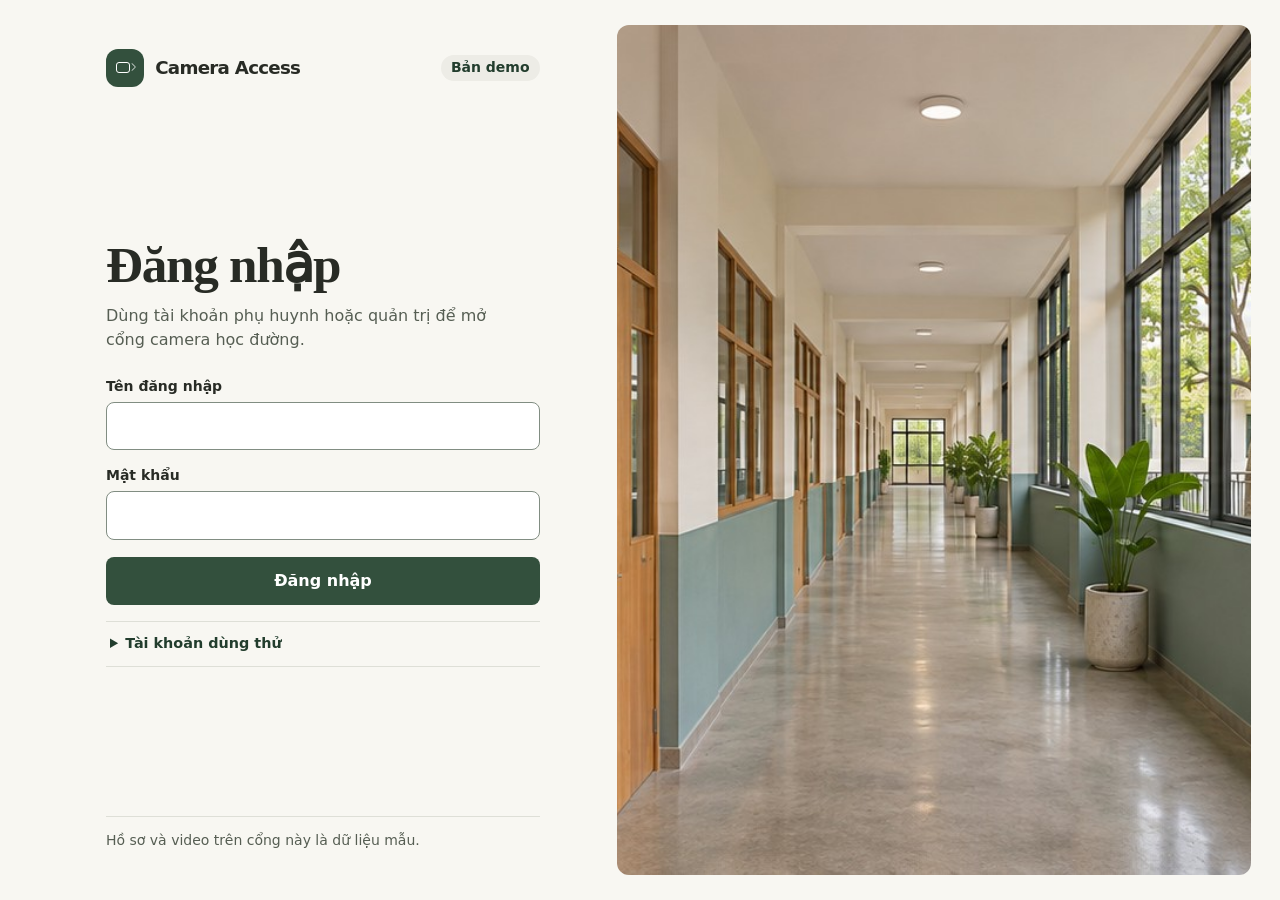
<file: index.html>
<!doctype html>
<html lang="vi">
<head>
  <meta charset="utf-8">
  <meta name="viewport" content="width=device-width, initial-scale=1">
  <meta http-equiv="Content-Security-Policy" content="default-src 'none'; script-src 'self'; style-src 'self'; img-src 'self'; media-src 'self' blob:; connect-src 'none'; frame-src 'none'; object-src 'none'; base-uri 'none'; form-action 'none'">
  <title>Camera Access</title>
  <link rel="icon" href="assets/images/favicon.svg" type="image/svg+xml">
  <link rel="stylesheet" href="assets/css/global.css">
  <link rel="stylesheet" href="assets/css/pages/login.css">
  <link rel="stylesheet" href="assets/css/portal.css">
  <script defer src="assets/js/mock-data.js"></script>
  <script defer src="assets/js/camera-access.js"></script>
  <script defer src="assets/js/service.js"></script>
  <script defer src="assets/js/app.js"></script>
  <script defer src="assets/js/pages/login.js"></script>
  <script defer src="assets/js/pages/parent-dashboard.js"></script>
  <script defer src="assets/js/pages/camera-viewer.js"></script>
  <script defer src="assets/js/pages/admin-access.js"></script>
  <script defer src="assets/js/pages/profile.js"></script>
</head>
<body>
  <div id="app"></div>
  <p id="app-notice" class="app-notice" role="status"></p>
  <dialog id="app-dialog" aria-labelledby="dialog-title"></dialog>
  <noscript><p class="empty-state">Hãy bật JavaScript trong trình duyệt để chạy Camera Access.</p></noscript>

  <template id="login-template">
    <main class="login-shell">
      <div class="login-side">
        <div class="login-brand">
          <span class="brand"><span class="brand-mark" aria-hidden="true"><span class="camera-icon"></span></span>Camera Access</span>
          <span class="badge">Bản demo</span>
        </div>
        <section class="login-content" aria-labelledby="login-title">
          <h1 id="login-title">Đăng nhập</h1>
          <p class="muted login-intro">Dùng tài khoản phụ huynh hoặc quản trị để mở cổng camera học đường.</p>
          <form id="login-form">
            <div class="login-field">
              <label for="username">Tên đăng nhập</label>
              <input class="field" id="username" name="username" autocomplete="username" aria-describedby="login-error" required>
            </div>
            <div class="login-field">
              <label for="password">Mật khẩu</label>
              <input class="field" id="password" name="password" type="password" autocomplete="current-password" aria-describedby="login-error" required>
            </div>
            <p id="login-error" class="error" role="alert"></p>
            <button class="button login-submit" type="submit">Đăng nhập</button>
          </form>
          <details class="login-accounts"><summary>Tài khoản dùng thử</summary>
            <p class="small muted">Mật khẩu mẫu <code>CameraDemo26</code></p>
            <label class="sr-only" for="demo-account">Chọn hồ sơ mẫu để điền tên đăng nhập</label>
            <select class="field field-select" id="demo-account"><option value="">Chọn để điền tên đăng nhập</option></select>
          </details>
        </section>
        <div class="login-note small muted">
          <p>Hồ sơ và video trên cổng này là dữ liệu mẫu.</p>
        </div>
      </div>
      <div class="login-photo" aria-hidden="true"></div>
    </main>
  </template>

  <template id="portal-template">
    <div class="portal">
      <button class="button skip-link" id="skip-content" type="button">Đến nội dung chính</button>
      <aside class="portal-side">
        <a class="brand" href="#/" aria-label="Camera Access, trang chọn tài khoản">
          <span class="brand-mark" aria-hidden="true"><span class="camera-icon"></span></span>
          Camera Access
        </a>
        <p class="portal-role" data-role></p>
        <nav class="portal-nav" aria-label="Điều hướng chính"></nav>
        <div class="portal-side-bottom"></div>
      </aside>
      <div class="portal-content">
        <header class="portal-top">
          <button class="menu-toggle" type="button" aria-label="Mở menu" aria-haspopup="dialog" aria-controls="portal-menu" aria-expanded="false">
            <span class="menu-icon" aria-hidden="true"></span>
          </button>
          <span class="portal-location" data-location></span>
          <div class="portal-session">
            <span class="badge">Demo</span>
            <span class="session-name" data-account></span>
            <button class="account-avatar" type="button" id="change-role" title="Đổi vai trò demo"></button>
          </div>
        </header>
        <main class="portal-main" id="main-content" tabindex="-1"></main>
      </div>
      <dialog class="portal-menu" id="portal-menu" aria-labelledby="portal-menu-title">
        <div class="portal-menu-body">
          <div class="portal-menu-header">
            <h2 class="brand" id="portal-menu-title"><span class="brand-mark" aria-hidden="true"><span class="camera-icon"></span></span>Camera Access</h2>
            <button class="menu-close" type="button" aria-label="Đóng menu" autofocus><span aria-hidden="true">×</span></button>
          </div>
        </div>
      </dialog>
    </div>
  </template>
</body>
</html>
</file>
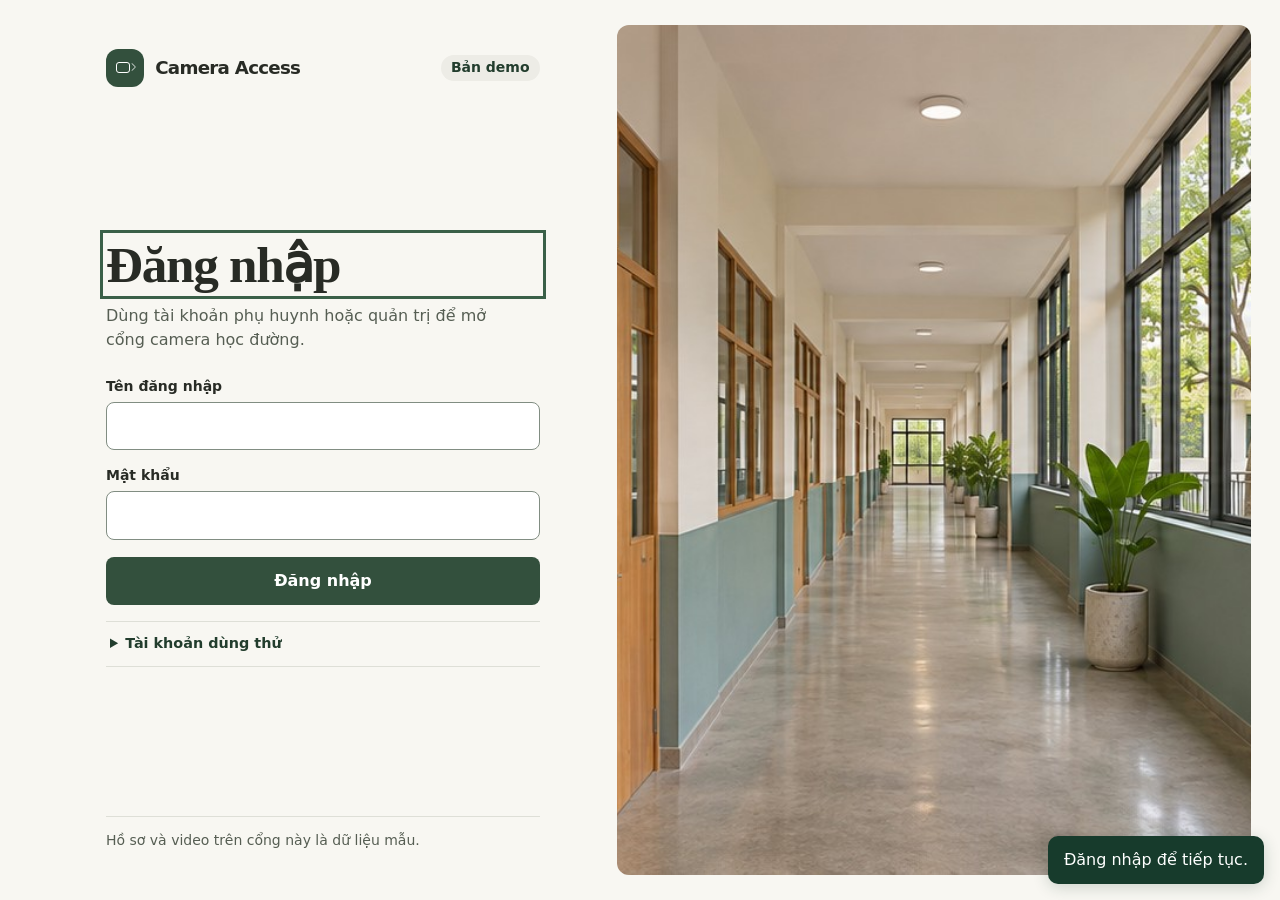
<file: pages/admin-access.html>
﻿<!doctype html>
<html lang="vi">
<head>
  <meta charset="utf-8">
  <meta name="viewport" content="width=device-width, initial-scale=1">
  <title>Cổng quản trị | Camera Access</title>
  <script defer src="../assets/js/legacy-link.js"></script>
</head>
<body data-route="/quan-tri">
  <main>
    <h1>Cổng quản trị</h1>
    <p><a href="../index.html#/quan-tri">Mở Camera Access</a></p>
  </main>
</body>
</html>
</file>
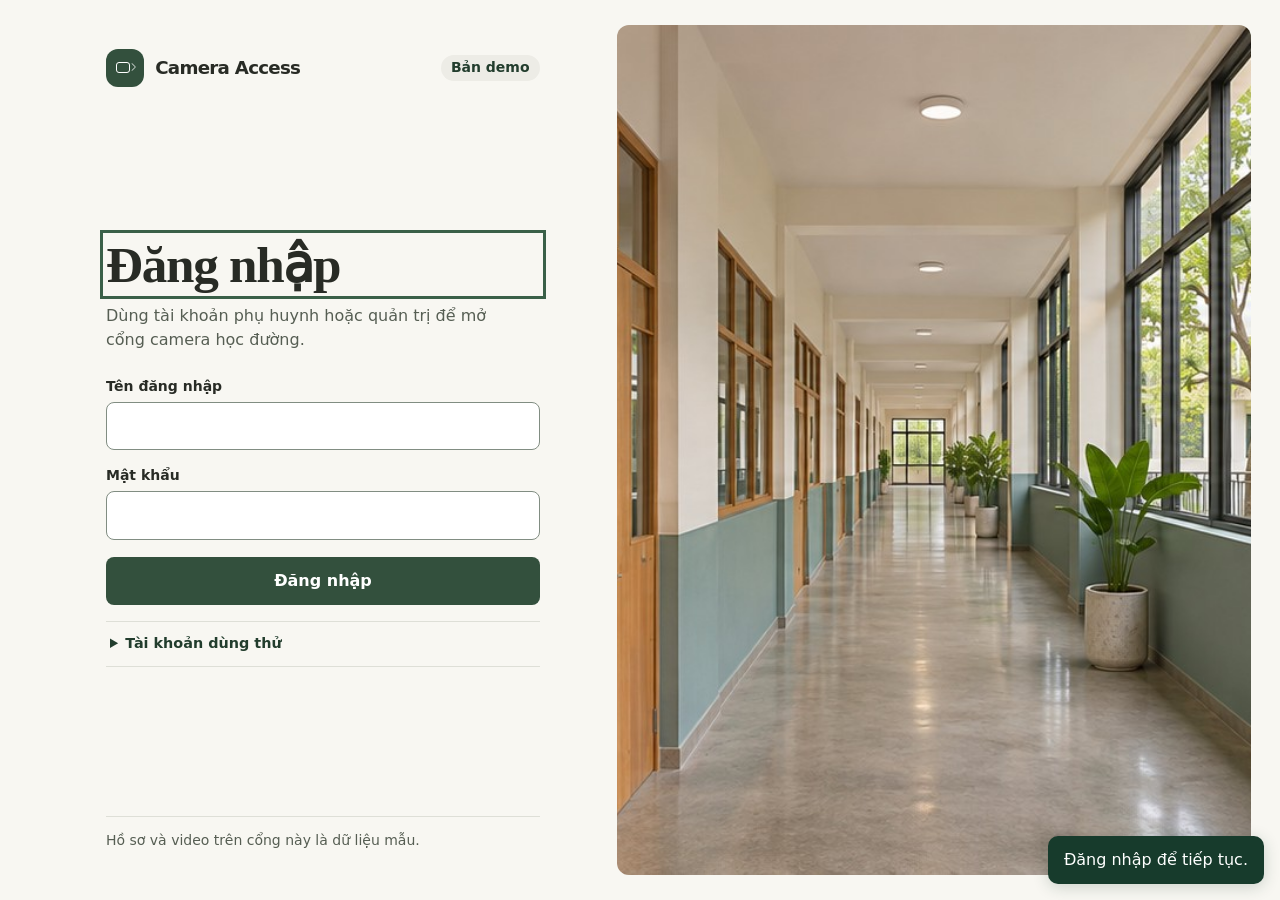
<file: pages/camera-viewer.html>
﻿<!doctype html>
<html lang="vi">
<head>
  <meta charset="utf-8">
  <meta name="viewport" content="width=device-width, initial-scale=1">
  <title>Xem camera | Camera Access</title>
  <script defer src="../assets/js/legacy-link.js"></script>
</head>
<body data-route="/camera">
  <main>
    <h1>Xem camera</h1>
    <p><a href="../index.html#/camera">Mở Camera Access</a></p>
  </main>
</body>
</html>
</file>
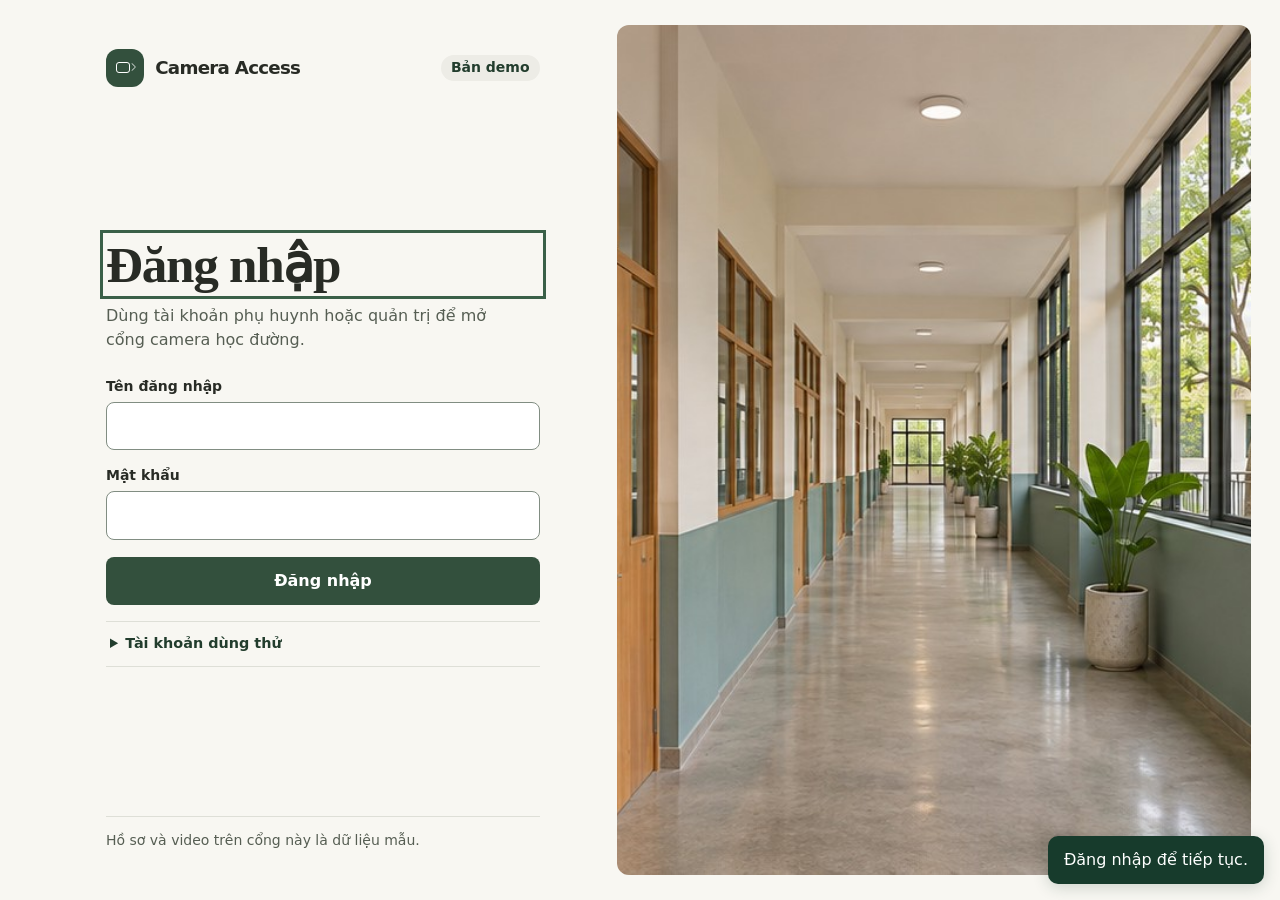
<file: pages/parent-dashboard.html>
﻿<!doctype html>
<html lang="vi">
<head>
  <meta charset="utf-8">
  <meta name="viewport" content="width=device-width, initial-scale=1">
  <title>Cổng phụ huynh | Camera Access</title>
  <script defer src="../assets/js/legacy-link.js"></script>
</head>
<body data-route="/phu-huynh">
  <main>
    <h1>Cổng phụ huynh</h1>
    <p><a href="../index.html#/phu-huynh">Mở Camera Access</a></p>
  </main>
</body>
</html>
</file>
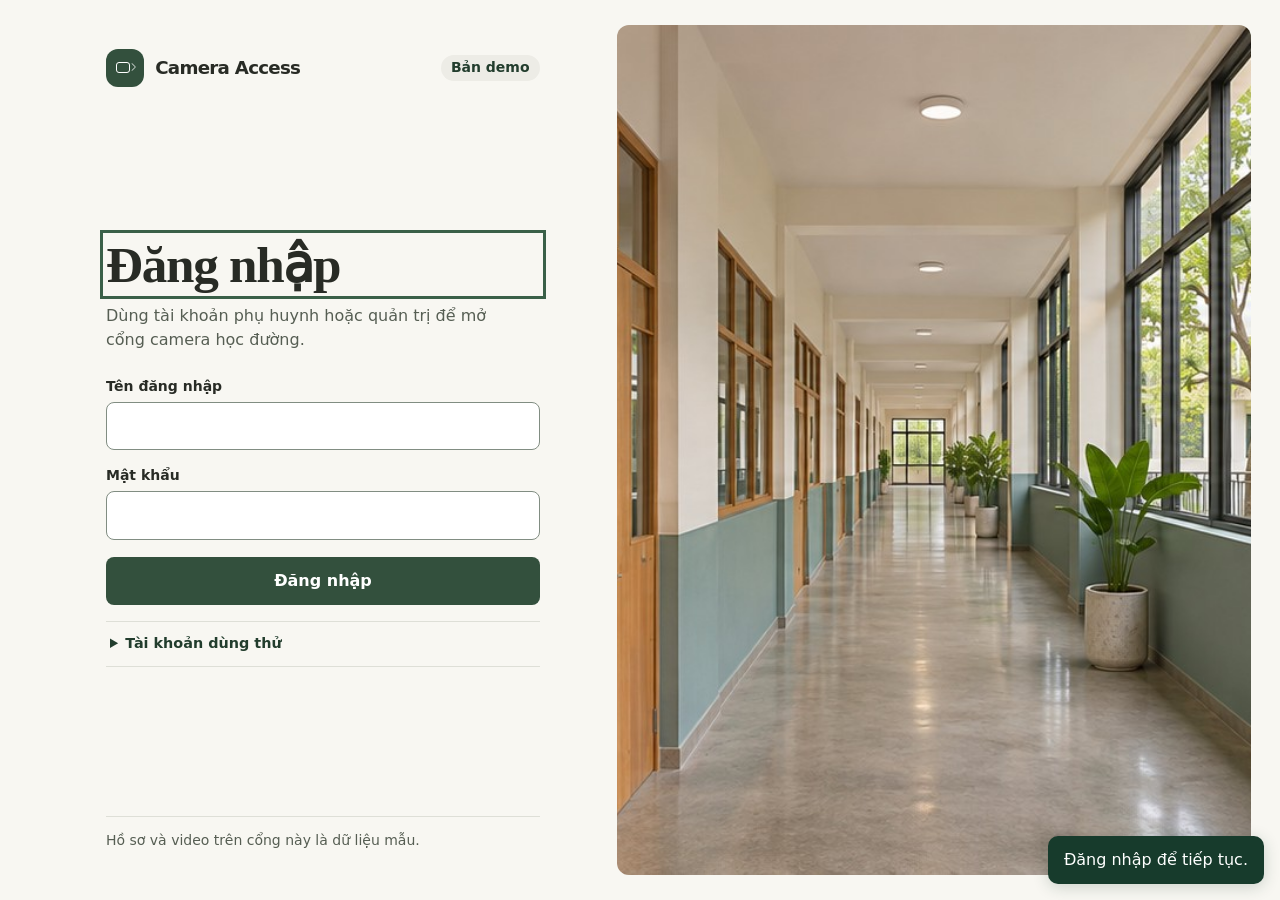
<file: pages/profile.html>
<!doctype html>
<html lang="vi">
<head>
  <meta charset="utf-8">
  <meta name="viewport" content="width=device-width, initial-scale=1">
  <title>Hồ sơ và cài đặt | Camera Access</title>
  <script defer src="../assets/js/legacy-link.js"></script>
</head>
<body data-route="/ho-so">
  <main><h1>Hồ sơ và cài đặt</h1><p><a href="../index.html#/ho-so">Mở hồ sơ</a></p></main>
</body>
</html>
</file>
<file: assets/css/global.css>
﻿:root {
  color-scheme: light;
  font-family: "Segoe UI Variable Text", "Segoe UI", system-ui, sans-serif;
  color: var(--ink);
  background: var(--canvas);
  line-height: 1.5;
  --canvas: #f8f7f2;
  --ink: #282b25;
  --muted: #565e53;
  --accent: #33503d;
  --accent-strong: #223d2d;
  --accent-soft: #edece6;
  --line: #dedfd7;
  --field-line: #818d82;
  --surface: #fff;
  --nav-surface: #26382d;
  --focus: #3a6048;
  --control-height: 44px;
  --control-radius: 8px;
  --radius: 16px;
  --page-gutter: clamp(1rem, 3.4vw, 3rem);
  --page-width: 1280px;
}

*, *::before, *::after { box-sizing: border-box; }
body { margin: 0; min-width: 0; }
button, input, select { font: inherit; }
button, a { -webkit-tap-highlight-color: transparent; }
a { color: var(--accent); }
img { display: block; max-width: 100%; }
h1, h2, h3, p { margin: 0; }
[hidden] { display: none !important; }
:focus-visible { outline: 3px solid var(--focus); outline-offset: 3px; }

h1 { font-size: clamp(1.875rem, 3.1vw, 2.6rem); line-height: 1.12; letter-spacing: -.045em; }
h2 { font-size: clamp(1.3rem, 2vw, 1.55rem); line-height: 1.25; letter-spacing: -.03em; }
h3 { font-size: 1.125rem; line-height: 1.3; }
.muted { color: var(--muted); }
.small { font-size: .875rem; }

.brand {
  display: inline-flex;
  align-items: center;
  gap: .7rem;
  color: var(--ink);
  font-size: 1.14rem;
  font-weight: 750;
  letter-spacing: -.04em;
  text-decoration: none;
}

.brand-mark {
  display: grid;
  flex: 0 0 38px;
  width: 38px;
  height: 38px;
  place-items: center;
  border-radius: 12px;
  background: var(--accent);
  color: white;
}

.camera-icon {
  position: relative;
  display: inline-block;
  width: 14px;
  height: 11px;
  margin-right: 4px;
  border: 1.6px solid currentColor;
  border-radius: 3px;
}

.camera-icon::after {
  position: absolute;
  top: 1px;
  left: 100%;
  width: 6px;
  height: 6px;
  border: solid currentColor;
  border-width: 1.5px 1.5px 0 0;
  border-radius: 1px;
  transform: rotate(45deg);
  content: "";
}

.button {
  display: inline-flex;
  min-height: var(--control-height);
  align-items: center;
  justify-content: center;
  padding: .65rem 1.1rem;
  border: 1px solid transparent;
  border-radius: var(--control-radius);
  background: var(--accent);
  color: white;
  font-weight: 650;
  text-align: center;
  text-decoration: none;
  cursor: pointer;
}

.button:hover { background: var(--accent-strong); }
.button-secondary { border-color: var(--line); background: var(--surface); color: var(--accent-strong); }
.button-secondary:hover { background: var(--accent-soft); }
.button:disabled { color: var(--muted); background: #eeede8; cursor: default; }

.badge {
  display: inline-flex;
  align-items: center;
  gap: .4rem;
  padding: .3rem .65rem;
  border-radius: 999px;
  background: var(--accent-soft);
  color: var(--accent-strong);
  font-size: .875rem;
  font-weight: 650;
  line-height: 1.2;
}

.badge-online { background: #edf1eb; color: #34503c; }
.badge-offline { background: #f4eee0; color: #604f30; }
.badge-status::before { width: .43rem; height: .43rem; border-radius: 50%; background: currentColor; content: ""; }
.panel {
  border: 1px solid var(--line);
  border-radius: var(--radius);
  background: var(--surface);
}

.field {
  display: block;
  width: 100%;
  min-height: 48px;
  padding: .7rem .85rem;
  border: 1px solid var(--field-line);
  border-radius: var(--control-radius);
  background: var(--surface);
  color: var(--ink);
}

.field::placeholder { color: #5b6d65; }
.field[aria-invalid="true"] { border-color: #a92e4c; }
.field-select {
  appearance: none;
  padding-right: 2rem;
  background-image: linear-gradient(45deg, transparent 50%, var(--muted) 50%), linear-gradient(135deg, var(--muted) 50%, transparent 50%);
  background-position: right 1.05rem center, right .75rem center;
  background-repeat: no-repeat;
  background-size: .3rem .3rem;
}
.error { color: #9e2543; font-size: .875rem; }
.error:empty { display: none; }

.sr-only {
  position: absolute;
  width: 1px;
  height: 1px;
  overflow: hidden;
  clip-path: inset(50%);
  white-space: nowrap;
}

@media (prefers-reduced-motion: no-preference) {
  .button, .portal-link, .account-avatar, .menu-toggle, .menu-close {
    transition: background-color 150ms ease, border-color 150ms ease;
  }
}
</file>
<file: assets/css/pages/login.css>
﻿.login-page { background: var(--canvas); }
.login-shell {
  --login-image: url("../../images/hallway.jpg");
  display: grid;
  grid-template-columns: minmax(0, 1fr) minmax(0, 1.08fr);
  min-height: 100svh;
  max-width: 1320px;
  margin-inline: auto;
  padding: clamp(.9rem, 2vw, 1.55rem) clamp(1rem, 2.3vw, 2rem);
}
.login-side {
  display: grid;
  grid-template-rows: auto 1fr auto;
  gap: clamp(1.35rem, 3vw, 2.35rem);
  width: min(100%, 530px);
  margin-inline: auto;
  padding: clamp(.75rem, 2vw, 1.5rem) clamp(1rem, 4vw, 3rem);
}
.login-brand { display: flex; flex-wrap: wrap; align-items: center; justify-content: space-between; gap: .6rem; }
.login-content { align-self: center; }
.login-content h1 { font-family: Cambria, Georgia, serif; font-size: clamp(2.15rem, 4vw, 3.35rem); font-weight: 600; letter-spacing: -.025em; }
.login-intro { max-width: 38ch; margin-top: .65rem; }
.login-content form { display: grid; gap: .95rem; margin-top: 1.5rem; }
.login-field { display: grid; gap: .32rem; }
.login-field label { font-size: .875rem; font-weight: 700; }
.login-content .login-submit { margin-top: .15rem; min-height: 48px; }
.login-content .error:not(:empty) { padding: .65rem .75rem; border-radius: 7px; background: #fbf0ef; }
.login-accounts { margin-top: .95rem; border-block: 1px solid var(--line); }
.login-accounts summary { min-height: var(--control-height); padding: .7rem .25rem; color: var(--accent-strong); font-size: .9rem; font-weight: 700; cursor: pointer; }
.login-accounts p { margin-bottom: .5rem; }
.login-accounts select { margin-bottom: .7rem; }
.login-note { border-top: 1px solid var(--line); padding-top: .85rem; text-wrap: pretty; }
.login-note p + p { margin-top: .15rem; }
.login-photo {
  border-radius: 12px;
  background: var(--accent-soft) var(--login-image) center / cover no-repeat;
}

@media (max-width: 760px) {
  .login-shell { grid-template-columns: minmax(0, 1fr); grid-template-rows: auto 1fr; gap: 1rem; padding: 0 0 1rem; }
  .login-side { grid-template-rows: auto auto auto; gap: 1.35rem; padding: 1rem var(--page-gutter) 0; }
  .login-content { margin-top: .6rem; }
  .login-photo { width: min(calc(100% - 2 * var(--page-gutter)), 498px); min-height: 110px; max-height: 300px; margin-inline: auto; }
}
</file>
<file: assets/css/portal.css>
﻿.portal { display: grid; grid-template-columns: 224px minmax(0, 1fr); min-height: 100svh; }
.skip-link { position: absolute; top: .75rem; left: .75rem; z-index: 2; transform: translateY(-180%); }
.skip-link:focus { transform: none; }
.portal-side, .portal-menu-body {
  display: flex;
  flex-direction: column;
  gap: .65rem;
  padding: 1.25rem 1rem;
  background: var(--nav-surface);
  color: #eaf8f0;
  --focus: #a1e2bb;
}
.portal-side { position: sticky; top: 0; align-self: start; height: 100svh; overflow: auto; }
.portal-side > .brand { min-height: var(--control-height); margin-left: .35rem; align-self: start; }
.portal-side .brand, .portal-menu .brand { color: #f1fbf4; }
.portal-side .brand-mark, .portal-menu .brand-mark { background: #e7ece4; color: #253d30; }
.portal-role { margin: .95rem .6rem .15rem; color: #c1ccc0; font-size: .875rem; font-weight: 650; }
.portal-nav, .portal-side-bottom { display: grid; gap: .3rem; }
.portal-side-bottom { margin-top: auto; padding-top: 1rem; border-top: 1px solid #3a554b; }
.portal-link {
  display: flex;
  align-items: center;
  gap: .65rem;
  min-height: var(--control-height);
  padding: .55rem .6rem;
  border: 0;
  border-radius: 9px;
  background: transparent;
  color: #d5e8dc;
  font-size: .875rem;
  font-weight: 650;
  text-align: left;
  text-decoration: none;
  cursor: pointer;
}
.portal-link:hover { background: #374c3e; color: white; }
.portal-link[aria-current] { background: #40594a; color: #f4f7f0; box-shadow: inset 3px 0 #c6d5c1; }
.portal-menu-open { overflow: hidden; }
.portal-menu {
  inset: 0 auto 0 0;
  width: min(320px, calc(100% - 3rem));
  max-width: none;
  height: 100dvh;
  max-height: none;
  margin: 0;
  padding: 0;
  border: 0;
  background: var(--nav-surface);
  color: var(--surface);
  overscroll-behavior: contain;
}
.portal-menu::backdrop { background: #10251dc7; }
.portal-menu-body { min-height: 100%; }
.portal-menu-header { display: flex; gap: .5rem; align-items: center; justify-content: space-between; }
.menu-toggle, .menu-close {
  display: grid;
  place-items: center;
  flex: 0 0 var(--control-height);
  width: var(--control-height);
  height: var(--control-height);
  padding: 0;
  border: 1px solid var(--line);
  border-radius: var(--control-radius);
  background: var(--surface);
  color: var(--accent-strong);
  cursor: pointer;
}
.menu-toggle { display: none; }
.menu-toggle:hover { background: var(--accent-soft); }
.menu-close { border-color: #3c594e; background: transparent; color: #f1fbf4; font-size: 1.5rem; line-height: 1; }
.menu-close:hover { background: #25443a; }
.menu-icon { width: 17px; height: 2px; border-radius: 1px; background: currentColor; box-shadow: 0 -5px, 0 5px; }
.nav-icon { display: inline-block; flex: 0 0 15px; width: 15px; height: 15px; border: 1.5px solid currentColor; border-radius: 4px; }
.icon-overview { box-shadow: inset 0 -5px currentColor; }
.icon-people { border-radius: 50%; box-shadow: inset 0 -4px currentColor; }
.icon-sync { border-width: 2px 5px 2px 1.5px; }
.icon-lookup { position: relative; width: 12px; height: 12px; flex-basis: 12px; margin-right: 3px; border-radius: 50%; }
.icon-lookup::after { content: ""; position: absolute; right: -5px; bottom: -2px; width: 5px; height: 1.5px; background: currentColor; transform: rotate(45deg); }
.icon-camera { height: 12px; border-right-width: 4px; }
.icon-history { border-radius: 50%; border-bottom-width: 4px; }
.icon-account { box-shadow: inset 0 -5px currentColor; border-radius: 50%; }
.portal-top {
  display: flex;
  justify-content: space-between;
  align-items: center;
  gap: .7rem;
  min-height: 64px;
  padding: .5rem var(--page-gutter);
  border-bottom: 1px solid var(--line);
  background: white;
}
.portal-location { color: var(--muted); font-size: .875rem; font-weight: 700; }
.portal-session { display: flex; min-width: 0; align-items: center; gap: .65rem; margin-left: auto; }
.session-name { overflow: hidden; font-size: .875rem; font-weight: 700; text-overflow: ellipsis; white-space: nowrap; }
.account-avatar, .student-initials {
  display: grid; flex: 0 0 40px; width: 40px; height: 40px; place-items: center;
  border: 0; border-radius: 12px; background: var(--accent-soft); color: var(--accent-strong);
  font-size: .875rem; font-weight: 750;
}
.account-avatar { flex-basis: var(--control-height); width: var(--control-height); height: var(--control-height); cursor: pointer; }
.account-avatar:hover { background: #e7e9e0; }
.portal-main { max-width: var(--page-width); margin-inline: auto; padding: clamp(1.25rem, 3vw, 2.25rem) var(--page-gutter) 2.5rem; }
.portal-main:focus { outline: none; }
.screen-heading { margin-bottom: 1.55rem; }
.screen-heading p { margin-top: .6rem; color: var(--muted); }
.heading-actions { display: flex; flex-wrap: wrap; gap: .7rem; align-items: center; justify-content: space-between; }
.screen-section { margin-top: 1.55rem; }
.section-bar { display: flex; flex-wrap: wrap; align-items: center; justify-content: space-between; gap: .65rem; margin-bottom: .85rem; }
.section-bar a, .back-route { color: var(--accent-strong); font-weight: 650; text-underline-offset: 3px; }
.back-route { display: inline-flex; min-height: var(--control-height); align-items: center; margin-bottom: .55rem; }
.empty-panel { padding: clamp(1rem, 3vw, 1.7rem); }
.empty-panel p { margin-top: .45rem; }
.empty-panel h1 { font-size: clamp(1.6rem, 4vw, 2.5rem); }
.portal:is(:has(.concept-c), .parent-flow) {
  --ink: #282b25;
  --muted: #565e53;
  --accent: #33503d;
  --accent-strong: #223d2d;
  --accent-soft: #edece6;
  --line: #dedfd7;
  --field-line: #879083;
  --focus: #3a6048;
  grid-template-columns: minmax(0, 1fr);
  background: #f8f7f2;
  color: var(--ink);
}
.portal:is(:has(.concept-c), .parent-flow) .portal-side,
.portal:is(:has(.concept-c), .parent-flow) .menu-toggle { display: none; }
.portal:is(:has(.concept-c), .parent-flow) .portal-top {
  min-height: 60px;
  padding-inline: max(var(--page-gutter), calc((100% - 1220px) / 2 + var(--page-gutter)));
  background: #fdfcf8;
}
.concept-c { max-width: 1220px; }
.portal:is(:has(.concept-c), .parent-flow) .parent-identity { display: flex; min-width: 0; gap: .65rem; align-items: center; }
.portal:is(:has(.concept-c), .parent-flow) .parent-identity .brand { min-height: var(--control-height); white-space: nowrap; }
.portal:is(:has(.concept-c), .parent-flow) .parent-identity .brand-mark {
  flex-basis: 32px;
  width: 32px;
  height: 32px;
  border-radius: 8px;
  background: var(--accent);
  color: white;
}
.portal:is(:has(.concept-c), .parent-flow) .portal-location { color: var(--muted); line-height: 1.2; }
.portal:is(:has(.concept-c), .parent-flow) .portal-session { gap: .45rem; }
.portal:is(:has(.concept-c), .parent-flow) .portal-session .badge { background: #eeede6; color: var(--muted); }
.portal:is(:has(.concept-c), .parent-flow) #change-role,
.portal:is(:has(.concept-c), .parent-flow) #side-role {
  display: inline-flex;
  flex: 0 0 auto;
  width: auto;
  min-height: var(--control-height);
  align-items: center;
  justify-content: center;
  padding: .4rem .6rem;
  border: 1px solid transparent;
  border-radius: 7px;
  background: transparent;
  color: var(--ink);
  font-size: .875rem;
  font-weight: 650;
  white-space: nowrap;
}
.portal:is(:has(.concept-c), .parent-flow) #change-role { border-color: var(--line); }
.portal:is(:has(.concept-c), .parent-flow) #change-role:hover,
.portal:is(:has(.concept-c), .parent-flow) #side-role:hover { background: var(--accent-soft); }

.concept-c .parent-heading { margin-bottom: clamp(.8rem, 2vw, 1.3rem); }
.concept-c .parent-heading h1 {
  font-size: clamp(1.75rem, 3.3vw, 2.65rem);
  font-weight: 690;
  letter-spacing: -.045em;
  line-height: 1.15;
}
.concept-c .parent-gallery { display: grid; align-items: start; gap: .75rem; }
.concept-c .parent-student-panel { min-width: 0; border-block: 1px solid var(--line); }
.concept-c .parent-student-panel summary {
  display: flex;
  align-items: center;
  gap: .45rem;
  min-height: var(--control-height);
  padding: .35rem 0;
  font-size: .875rem;
  font-weight: 700;
  cursor: pointer;
}
.concept-c .parent-student-panel summary::-webkit-details-marker { display: none; }
.concept-c .parent-student-panel summary::after {
  flex: 0 0 .38rem;
  width: .38rem;
  height: .38rem;
  margin-inline: auto .35rem;
  border: solid var(--muted);
  border-width: 0 1.5px 1.5px 0;
  transform: rotate(45deg);
  content: "";
}
.concept-c .parent-student-panel[open] summary::after { transform: rotate(225deg); }
.concept-c .parent-students { display: grid; gap: .55rem .8rem; margin: 0; padding: 0 0 .7rem; list-style: none; }
.concept-c .parent-student { min-width: 0; font-size: .875rem; overflow-wrap: anywhere; }
.concept-c .parent-student p { margin-top: .12rem; color: var(--muted); font-size: .8125rem; }
.concept-c #no-linked-students { padding-bottom: .7rem; }

.concept-c .parent-camera-panel { min-width: 0; }
.concept-c .camera-section-bar { flex-wrap: nowrap; margin-bottom: .7rem; }
.concept-c #camera-count { min-width: 0; }
.concept-c #parent-access-update:not(:empty) { margin-bottom: .7rem; }
.concept-c .camera-search { width: min(58%, 226px); color: var(--muted); }
.concept-c .camera-search .field {
  min-height: var(--control-height);
  padding-block: .4rem;
  border-color: var(--line);
  border-radius: 7px;
  background: #fcfbf6;
  font-size: 1rem;
}
.concept-c .camera-search .field:hover { border-color: var(--field-line); }

.concept-c .camera-grid { display: grid; align-items: stretch; gap: .95rem; }
.concept-c .feed-card {
  display: flex;
  flex-direction: column;
  min-width: 0;
  border-radius: 10px;
}
.concept-c .feed-preview {
  position: relative;
  display: grid;
  place-items: center;
  aspect-ratio: 16 / 9;
  overflow: hidden;
  border-radius: 9px 9px 0 0;
  background: var(--accent-soft);
  color: var(--accent);
}
.concept-c .feed-preview img { position: absolute; inset: 0; width: 100%; height: 100%; object-fit: cover; }
.concept-c .feed-card-unavailable .feed-preview img { filter: saturate(.35); }
.concept-c .feed-preview-label {
  position: absolute;
  right: .55rem;
  bottom: .5rem;
  padding: .17rem .36rem;
  border-radius: 4px;
  background: #262c23;
  color: white;
  font-size: .75rem;
  font-weight: 650;
}
.concept-c .feed-details { display: grid; gap: .14rem; padding: .67rem .85rem .3rem; overflow-wrap: anywhere; }
.concept-c .feed-details h2 {
  font-family: Cambria, Georgia, serif;
  font-size: clamp(1.33rem, 2.35vw, 1.58rem);
  font-weight: 600;
  letter-spacing: -.017em;
  line-height: 1.2;
}
.concept-c .feed-access { color: var(--muted); }
.concept-c .feed-actions {
  display: flex;
  flex-wrap: wrap;
  align-items: center;
  justify-content: space-between;
  gap: .35rem .6rem;
  margin-top: auto;
  padding: .25rem .85rem .75rem;
}
.concept-c .feed-actions .badge { padding-left: 0; background: transparent; }
.concept-c .feed-actions .badge-online { color: var(--accent-strong); }
.concept-c .feed-actions .button { padding: .38rem .65rem; border-radius: 7px; font-size: .875rem; }
.concept-c .feed-actions .button::after { margin-left: .38rem; content: "→"; }

@media (max-width: 620px) {
  .portal:is(:has(.concept-c), .parent-flow) .portal-top { gap: .45rem; }
  .portal:is(:has(.concept-c), .parent-flow) .parent-identity { gap: .4rem; }
  .portal:is(:has(.concept-c), .parent-flow) .parent-identity .brand { min-width: var(--control-height); justify-content: center; }
  .portal:is(:has(.concept-c), .parent-flow) .parent-identity .brand > span:last-child,
  .portal:is(:has(.concept-c), .parent-flow) .portal-session .badge,
  .portal:is(:has(.concept-c), .parent-flow) .session-name { display: none; }
  .portal:is(:has(.concept-c), .parent-flow) #change-role,
  .portal:is(:has(.concept-c), .parent-flow) #side-role { padding-inline: .45rem; }
  .concept-c .parent-students { grid-template-columns: repeat(2, minmax(0, 1fr)); }
}
@media (min-width: 621px) {
  .portal:is(:has(.concept-c), .parent-flow) .portal-location { padding-left: .65rem; border-left: 1px solid var(--line); }
  .concept-c .camera-grid { grid-template-columns: repeat(2, minmax(0, 1fr)); gap: 1.2rem; }
}
@media (min-width: 621px) and (max-width: 900px) {
  .portal:is(:has(.concept-c), .parent-flow) .session-name { display: none; }
  .concept-c .parent-students { grid-template-columns: repeat(3, minmax(0, 1fr)); }
}
@media (min-width: 901px) {
  .concept-c .parent-gallery {
    grid-template-columns: minmax(0, 1fr) clamp(186px, 18vw, 230px);
    grid-template-areas: "gallery roster";
    gap: clamp(1.35rem, 3.2vw, 2.55rem);
  }
  .concept-c .parent-student-panel { grid-area: roster; }
  .concept-c .parent-camera-panel { grid-area: gallery; }
  .concept-c .parent-students { gap: 0; padding-bottom: 0; }
  .concept-c .parent-student { padding: .65rem 0; border-top: 1px solid var(--line); }
}
.viewer-page { max-width: 1120px; }
.viewer-heading { display: flex; flex-wrap: wrap; align-items: flex-end; justify-content: space-between; gap: .8rem; margin-bottom: 1rem; }
.viewer-heading h1 { font-family: Cambria, Georgia, serif; font-weight: 600; letter-spacing: -.025em; overflow-wrap: anywhere; }
.viewer-heading p { margin-top: .28rem; overflow-wrap: anywhere; }
.viewer-statuses { display: flex; flex-wrap: wrap; gap: .4rem; }
.badge-playback { background: white; border: 1px solid var(--line); color: var(--muted); }
.badge-playback[data-state="playing"] { color: var(--accent-strong); }
.badge-playback[data-state="error"] { color: #9e2543; }
.viewer-frame { margin: 0; overflow: hidden; border-radius: 12px; }
.viewer-stage { position: relative; display: grid; place-items: center; color: white; text-align: center; aspect-ratio: 16 / 9; background: #1c2520; }
.viewer-stage video { position: absolute; inset: 0; width: 100%; height: 100%; object-fit: contain; }
.viewer-media-label {
  position: absolute;
  top: .7rem;
  left: .7rem;
  padding: .28rem .55rem;
  border-radius: 6px;
  background: #102d27ed;
  color: white;
  font-size: .875rem;
  font-weight: 650;
  pointer-events: none;
}
.viewer-stage-message { position: relative; max-width: min(24rem, 85%); padding: .7rem 1rem; pointer-events: none; }
.viewer-frame figcaption { display: flex; flex-wrap: wrap; align-items: center; justify-content: space-between; gap: .6rem; padding: .75rem 1rem; }
.viewer-frame figcaption p { margin-top: .2rem; }
.viewer-actions { display: flex; flex-wrap: wrap; gap: .5rem; }
.viewer-feedback { flex: 1 1 100%; }

@media (min-width: 901px) and (min-height: 640px) {
  .viewer-page { max-width: min(1120px, calc((100dvh - 310px) * 1.7778 + 2 * var(--page-gutter))); }
}

.metric-grid, .class-grid { display: grid; gap: .85rem; }
.metric-grid { grid-template-columns: repeat(4, minmax(0, 1fr)); }
.metric { display: grid; align-content: start; gap: .35rem; padding: 1rem; }
.metric > p:first-child { font-size: .875rem; font-weight: 700; }
.metric strong { font-size: 2rem; line-height: 1.1; color: var(--accent-strong); }
.overview-metrics { overflow: hidden; }
.overview-metrics .metric-grid { gap: 1px; background: var(--line); }
.overview-metrics .metric { border: 0; border-radius: 0; padding: 1rem clamp(.75rem, 2vw, 1.25rem); }
.overview-workspace { display: grid; grid-template-columns: minmax(0, 1fr); gap: 1.15rem; margin-top: 1.35rem; align-items: start; }
.overview-workflow { padding: .9rem 1.15rem .45rem; }
.overview-workflow h2 { margin-block: .25rem .75rem; }
.overview-workflow a {
  display: grid;
  position: relative;
  padding: .7rem 1.4rem .7rem 0;
  border-top: 1px solid var(--line);
  color: var(--ink);
  text-decoration: none;
}
.overview-workflow a:hover { color: var(--accent); }
.overview-workflow a::after { position: absolute; right: .15rem; top: .65rem; color: var(--accent); content: "→"; }
.overview-activity .section-bar { min-height: 44px; }
.class-grid { grid-template-columns: repeat(3, minmax(0, 1fr)); }
.class-tile { display: grid; justify-items: start; gap: .32rem; padding: .95rem; color: var(--ink); text-align: left; cursor: pointer; }
.class-tile strong { color: var(--accent-strong); font-size: 1.1rem; }
.class-tile:hover, .class-tile[aria-pressed="true"] { border-color: var(--accent); background: var(--accent-soft); }
.sync-source { display: flex; flex-wrap: wrap; align-items: center; justify-content: space-between; gap: .8rem; padding: clamp(.9rem, 2.5vw, 1.4rem); }
.sync-source-title, .sync-actions { display: flex; flex-wrap: wrap; align-items: center; gap: .55rem; }
.sync-source p { margin-top: .35rem; }
.sync-source [data-state="stale"] { color: #79411d; }
.sync-source [data-state="error"] { color: #942747; }
.sync-source [data-state="applied"] { color: var(--accent-strong); }
.sync-summary, .sync-review-panels { display: grid; gap: .85rem; margin-top: .85rem; }
.sync-summary { grid-template-columns: repeat(3, minmax(0, 1fr)); }
.sync-review-panels { grid-template-columns: minmax(0, 1fr) minmax(0, 1fr); align-items: start; }
.sync-panel-body { margin-top: .7rem; min-width: 0; overflow-wrap: anywhere; }
.sync-changes { display: grid; gap: .7rem; margin: 0; padding: 0; list-style: none; }
.sync-changes > li, #sync-impact .impact-list > li { padding-top: .7rem; border-top: 1px solid var(--line); }
.sync-changes > li > strong { margin-right: .3rem; }
.sync-change-detail { display: grid; grid-template-columns: repeat(2, minmax(0, 1fr)); gap: .45rem; margin: .45rem 0 0; }
.sync-change-detail > div { padding: .45rem .55rem; border-radius: 8px; background: var(--canvas); }
.sync-change-detail > div:last-child { background: var(--accent-soft); }
.sync-change-detail dt { color: var(--muted); font-size: .875rem; }
.sync-change-detail dd { margin: 0; font-size: .875rem; font-weight: 650; }
.sync-actions { margin-top: .95rem; }
.lookup-panel { min-width: 0; padding: clamp(.9rem, 2.5vw, 1.4rem); }
.lookup-form { display: grid; grid-template-columns: minmax(0, 1fr) minmax(0, 1fr) auto; gap: .75rem; align-items: start; margin-top: .8rem; }
.lookup-form > .button { min-height: 48px; margin-top: 1.56rem; }
#lookup-status { margin-top: .65rem; }
#lookup-status[data-state="error"] { color: #942747; }
.lookup-result { margin-top: .85rem; overflow-wrap: anywhere; }
.lookup-result-heading p { margin-top: .2rem; }
.lookup-decisions { display: grid; grid-template-columns: repeat(2, minmax(0, 1fr)); gap: .65rem; margin-top: .85rem; }
.lookup-decision { display: grid; align-content: start; justify-items: start; gap: .4rem; padding: .85rem; border: 1px solid var(--line); border-radius: 12px; background: var(--canvas); }
.lookup-decision h3 { font-size: 1rem; }
.lookup-camera-classes { margin-top: .8rem; }
.lookup-students { margin-top: .85rem; padding-top: .85rem; border-top: 1px solid var(--line); }
.lookup-students h3 { margin-bottom: .45rem; }
.lookup-evidence-list { margin: 0; padding: 0; list-style: none; }
.lookup-evidence-list li { display: flex; flex-wrap: wrap; align-items: center; justify-content: space-between; gap: .4rem; padding: .55rem 0; }
.lookup-evidence-list li + li { border-top: 1px solid var(--line); }
.lookup-evidence-list li p { margin-top: .12rem; }
.records-panel { padding: clamp(.8rem, 2.5vw, 1.4rem); }
.record-tools, .dialog-fields { display: grid; grid-template-columns: minmax(0, 1fr) minmax(130px, .45fr); gap: .75rem; }
.record-tools { margin-bottom: 1rem; }
.record-tools label, .dialog-fields label, .dialog-field { display: grid; min-width: 0; gap: .3rem; }
.record-tools label span, .dialog-fields label span, .dialog-field span { font-size: .875rem; font-weight: 650; }
.record-table { width: 100%; border-collapse: collapse; text-align: left; }
.record-table thead { background: #f3f2ed; color: var(--muted); font-size: .875rem; }
.record-table th, .record-table td { padding: .65rem .6rem; overflow-wrap: anywhere; }
.record-table tbody tr + tr { border-top: 1px solid var(--line); }
.record-meta { display: block; font-weight: 400; }
.record-action { padding-inline: .7rem; font-size: .875rem; }
.device-row { display: grid; grid-template-columns: auto minmax(110px, 1fr) minmax(100px, .75fr) auto auto; gap: .7rem; align-items: center; padding-block: .8rem; }
.device-row + .device-row { border-top: 1px solid var(--line); }
.device-row img { width: 68px; height: 54px; border-radius: 8px; object-fit: cover; }
.device-classes { display: flex; flex-wrap: wrap; gap: .25rem; }
.activity-list { display: grid; gap: .7rem; }
.activity-card { padding: 1rem; }
.activity-card .section-bar { margin-bottom: .35rem; }
.activity-card .sync-changes { margin-top: .7rem; }
.activity-card .impact-list { margin-block: .55rem; }
.activity-meta { margin-top: .6rem; }

#app-dialog { width: min(620px, calc(100% - 2rem)); max-height: calc(100dvh - 2rem); padding: 1rem; border: 1px solid var(--line); border-radius: var(--radius); color: var(--ink); overscroll-behavior: contain; }
#app-dialog::backdrop { background: #0c2822b8; }
.dialog-heading { display: flex; align-items: center; justify-content: space-between; gap: .6rem; margin-bottom: 1rem; }
.dialog-footer { display: flex; justify-content: flex-end; margin-top: 1rem; }
.role-actions { display: flex; flex-wrap: wrap; gap: .65rem; }
.camera-class-options { display: flex; flex-wrap: wrap; gap: .6rem 1rem; margin: 0 0 .8rem; padding: .65rem; border: 1px solid var(--line); border-radius: 10px; }
.camera-class-options legend { padding-inline: .4rem; font-weight: 650; }
.camera-class-options label { display: flex; min-height: 33px; gap: .3rem; align-items: center; }
.camera-class-options input { accent-color: var(--accent); }
.impact-preview { margin-top: 1rem; padding: .85rem; border-radius: 12px; background: var(--canvas); }
.impact-preview h3 { margin-bottom: .35rem; }
.impact-list { display: grid; gap: .5rem; margin: 0; padding: 0; list-style: none; font-size: .9rem; }
.impact-list span { display: block; }
.impact-lookup { color: inherit; text-underline-offset: 2px; }
.access-granted { color: #166245; }
.access-revoked { color: #942747; }
.app-notice { position: fixed; z-index: 2; right: 1rem; bottom: 1rem; max-width: calc(100% - 2rem); padding: .75rem 1rem; border-radius: 10px; background: #173b2c; color: white; box-shadow: 0 3px 16px #173b2c33; }
.app-notice:empty { display: none; }
.source-panel { display: grid; gap: .85rem; padding: 1rem; }
.source-panel p { margin-top: .3rem; }
.account-table { table-layout: fixed; }
.account-table th:first-child { width: 28%; }
.account-table th:nth-child(2) { width: 24%; }
.account-table th:nth-child(3) { width: 15%; }
.account-table td { font-size: .875rem; }
.account-identity, .profile-identity { display: flex; align-items: center; gap: .7rem; overflow-wrap: anywhere; }
.account-identity .account-avatar, .profile-identity .account-avatar { cursor: default; }
.account-actions { display: flex; flex-wrap: wrap; gap: .4rem; }
.account-fields { display: grid; gap: .65rem; margin-bottom: .95rem; }
.account-search { width: min(100%, 310px); }
.list-pages { display: flex; flex-wrap: wrap; align-items: center; justify-content: flex-end; gap: .6rem; margin-top: .9rem; }
.record-picker { display: grid; min-width: 0; gap: .3rem; }
.record-picker label { font-size: .875rem; font-weight: 700; }
.picker-current { padding: .35rem .5rem; border-radius: 6px; background: var(--canvas); overflow-wrap: anywhere; }
.picker-results { max-height: min(17rem, 38dvh); overflow: auto; overscroll-behavior: contain; border: 1px solid var(--line); border-radius: 8px; background: var(--surface); }
.picker-feedback { padding: .35rem .55rem; }
.picker-options, .selected-students { list-style: none; padding: 0; margin: 0; }
.picker-options li { border-top: 1px solid var(--line); }
.picker-options button {
  display: grid;
  width: 100%;
  min-height: var(--control-height);
  gap: .12rem;
  padding: .45rem .65rem;
  border: 0;
  background: transparent;
  color: var(--ink);
  text-align: left;
  overflow-wrap: anywhere;
  cursor: pointer;
}
.picker-options button:hover, .picker-options button:focus-visible { background: var(--accent-soft); }
.picker-options button:focus-visible { outline-offset: -3px; }
.student-link-editor { min-width: 0; padding: .75rem; margin: 0; border: 1px solid var(--line); border-radius: 10px; }
.student-link-editor legend { padding-inline: .35rem; font-weight: 700; }
.student-link-editor .record-picker { margin-block: .65rem .75rem; }
.selected-students { margin-top: .35rem; }
.selected-students li { display: flex; align-items: center; justify-content: space-between; gap: .6rem; padding: .4rem 0; border-top: 1px solid var(--line); overflow-wrap: anywhere; }
.selected-students button { flex-shrink: 0; min-width: var(--control-height); }
.profile-layout { display: grid; grid-template-columns: minmax(0, 1fr); gap: 1rem; align-items: start; max-width: 960px; }
.profile-panel { padding: clamp(1rem, 3vw, 1.65rem); }
.profile-identity { padding-bottom: 1rem; border-bottom: 1px solid var(--line); }
.profile-account dl { margin: .9rem 0 0; overflow-wrap: anywhere; }
.profile-account dt { font-size: .875rem; color: var(--muted); }
.profile-account dd { margin: .15rem 0 .75rem; font-weight: 650; }
.profile-form { display: grid; gap: .85rem; margin-top: 1rem; }

@media (min-width: 621px) {
  .overview-workspace { grid-template-columns: minmax(230px, .85fr) minmax(0, 1.15fr); }
  .profile-layout { grid-template-columns: minmax(195px, .42fr) minmax(0, 1fr); }
  .account-fields { grid-template-columns: minmax(0, 1fr) minmax(0, 1fr); }
}

@media (max-width: 900px) {
  .portal { grid-template-columns: minmax(0, 1fr); }
  .portal-side { display: none; }
  .menu-toggle { display: grid; }
  .portal-top { min-height: 60px; }
  .portal-location { color: var(--ink); }
}
@media (max-width: 620px) {
  .session-name { display: none; }
  .metric-grid { grid-template-columns: repeat(2, minmax(0, 1fr)); }
  .class-grid { grid-template-columns: repeat(2, minmax(0, 1fr)); }
  .record-tools, .dialog-fields { grid-template-columns: 1fr; gap: .5rem; }
  .sync-summary { gap: .4rem; }
  .sync-summary .metric { display: flex; flex-direction: column; padding: .6rem .45rem; }
  .sync-summary .metric > p:first-child { font-size: .875rem; line-height: 1.2; }
  .sync-summary .metric strong { order: -1; font-size: 1.5rem; }
  .sync-summary .metric > p:last-child { display: none; }
  .sync-review-panels { grid-template-columns: minmax(0, 1fr); }
  .lookup-form, .lookup-decisions { grid-template-columns: minmax(0, 1fr); }
  .lookup-form > .button { justify-self: start; margin-top: 0; }
  .record-table thead { position: absolute; width: 1px; height: 1px; overflow: hidden; clip-path: inset(50%); }
  .record-table tbody, .record-table tr, .record-table td, .record-table th { display: block; }
  .record-table tbody tr { padding: .65rem 0; }
  .record-table th, .record-table td { padding: .18rem 0; }
  .record-table td[data-label]::before { content: attr(data-label) " \00b7 "; color: var(--muted); }
  .record-table td:last-child { margin-top: .4rem; }
  .device-row { grid-template-columns: 52px minmax(0, 1fr) auto; gap: .45rem; }
  .device-row img { width: 52px; height: 44px; }
  .device-row .device-classes { grid-column: 2 / -1; grid-row: 2; }
  .device-row .button { grid-column: 2 / -1; justify-self: start; }
  .account-search { width: 100%; }
  .account-table th:first-child, .account-table th:nth-child(2), .account-table th:nth-child(3) { width: auto; }
  .account-table td > p { display: inline; margin-inline-start: .3rem; }
}
</file>
